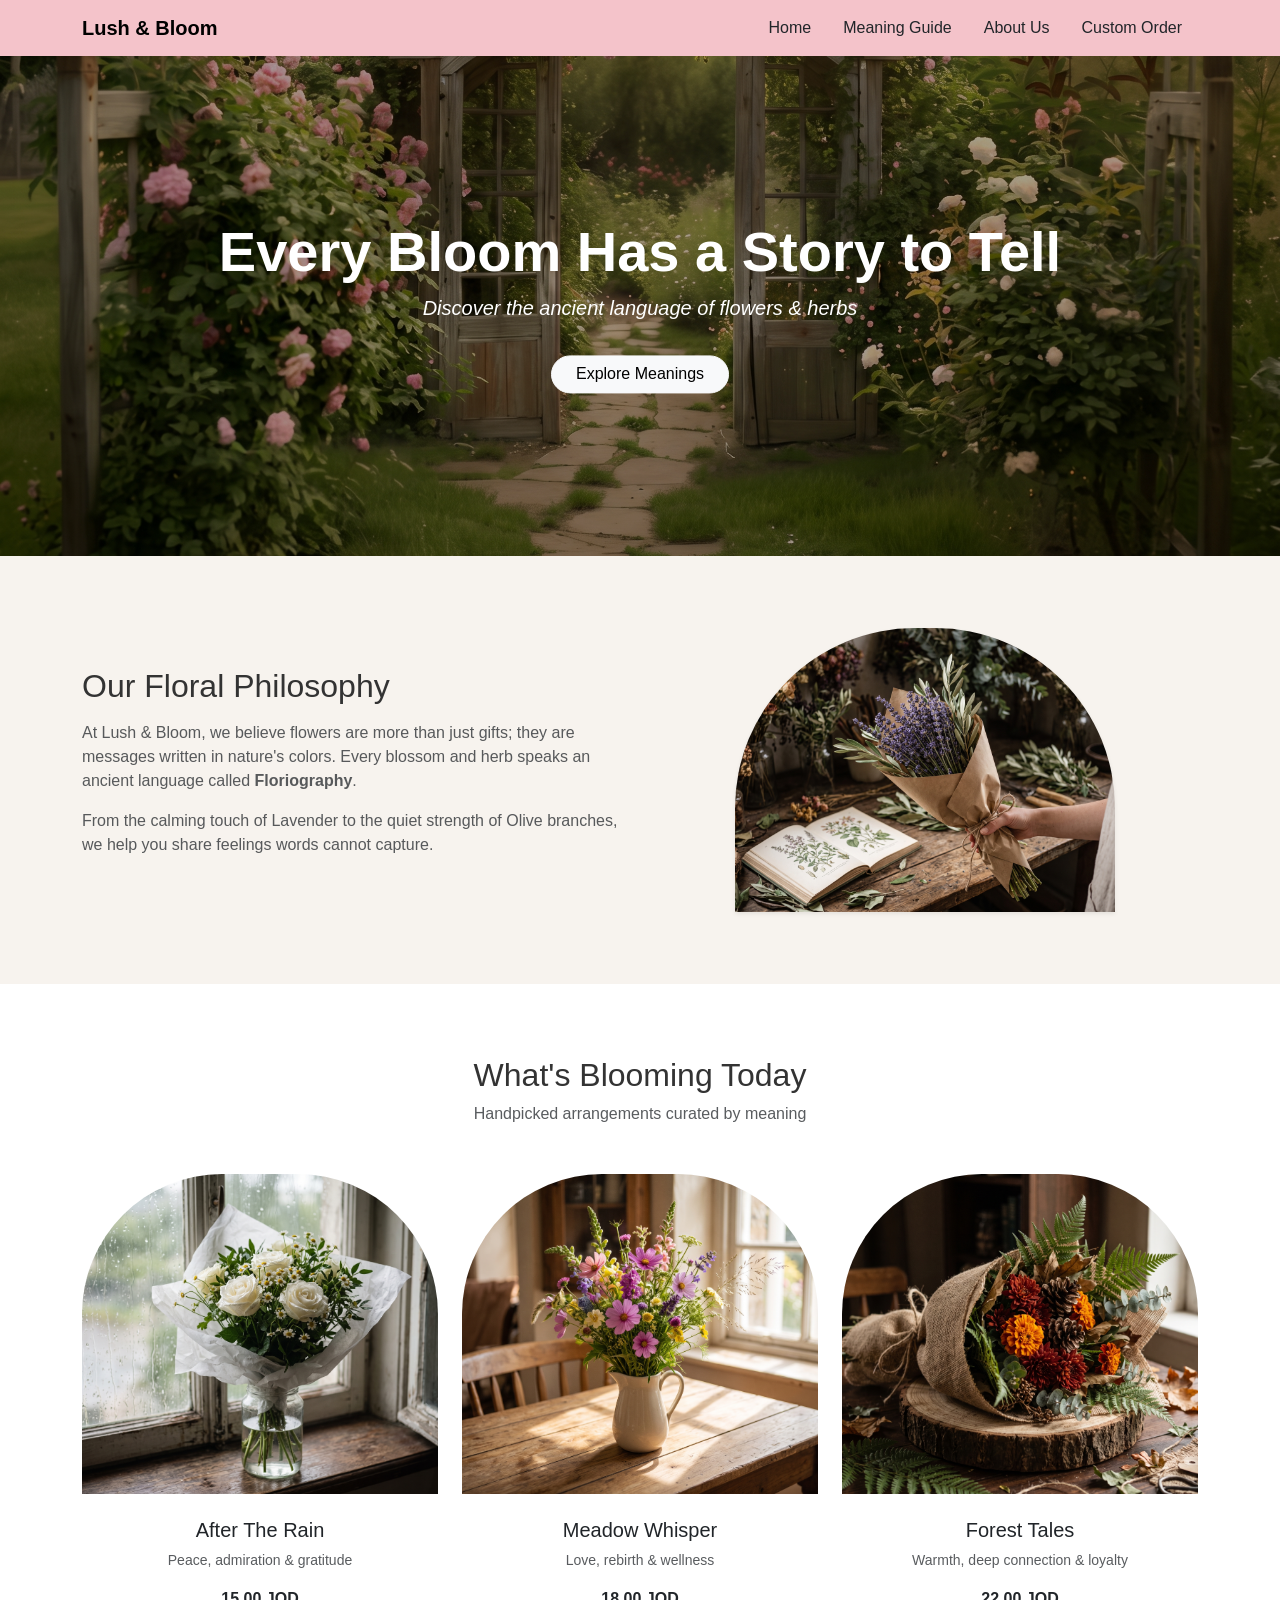
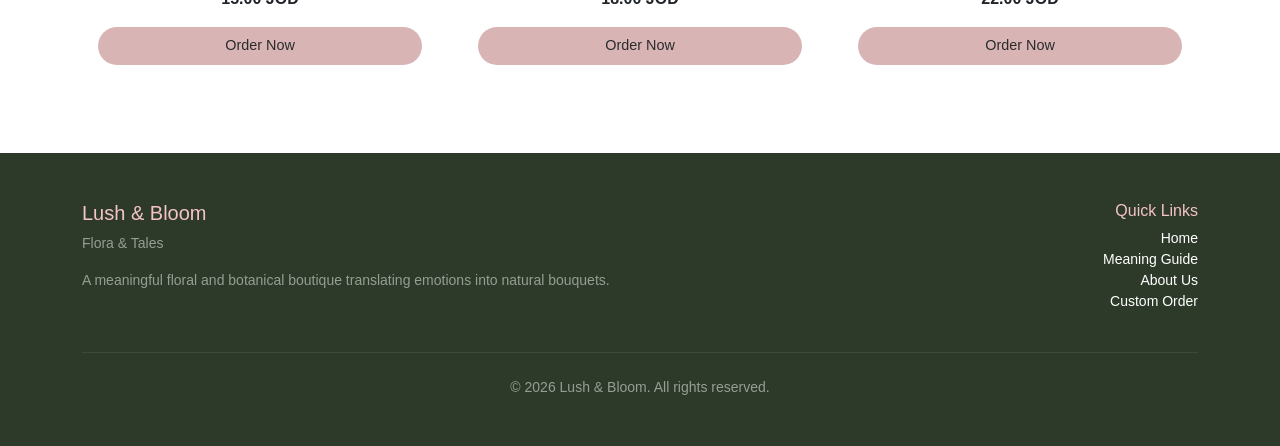
<file: lush&bloom/index.html>
<!DOCTYPE html>
<html lang="en">
<head>
  <meta charset="UTF-8">
  <meta name="viewport" content="width=device-width, initial-scale=1.0">
  <title>Lush & Bloom | Home</title>
  <link href="https://cdn.jsdelivr.net/npm/bootstrap@5.3.3/dist/css/bootstrap.min.css" rel="stylesheet">
  <link rel="stylesheet" href=".//lush&bloom/css/style.css">
</head>
<body>

  <nav class="navbar navbar-expand-lg" style="background-color: #f4c3ca;">
    <div class="container d-flex justify-content-between align-items-center">
      <a class="navbar-brand fw-bold" href="index.html">Lush & Bloom</a>
      <ul class="nav">
        <li class="nav-item"><a class="nav-link text-dark active" href="index.html">Home</a></li>
        <li class="nav-item"><a class="nav-link text-dark" href="guide.html">Meaning Guide</a></li>
        <li class="nav-item"><a class="nav-link text-dark" href="about.html">About Us</a></li>
        <li class="nav-item"><a class="nav-link text-dark" href="custom-order.html">Custom Order</a></li>
      </ul>
    </div>
  </nav>

  <header class="position-relative text-center text-white">
    <img src="assets/hero-bg.jpg.jpg" class="w-100" style="height: 500px; object-fit: cover; filter: brightness(0.65);" alt="Lush Garden Arch">
    <div class="position-absolute top-50 start-50 translate-middle w-100 px-3">
      <h1 class="display-4 fw-bold">Every Bloom Has a Story to Tell</h1>
      <p class="fs-5 fst-italic">Discover the ancient language of flowers & herbs</p>
      <a href="guide.html" class="btn btn-light rounded-pill px-4 mt-3">Explore Meanings</a>
    </div>
  </header>

  <main>
    <section class="py-5" style="background-color: #f7f3ee;">
      <div class="container py-4">
        <div class="row align-items-center">
          <div class="col-md-6 mb-4 mb-md-0">
            <h2 class="mb-3">Our Floral Philosophy</h2>
            <p class="text-muted">
              At Lush & Bloom, we believe flowers are more than just gifts; they are messages written in nature's colors. Every blossom and herb speaks an ancient language called <strong>Floriography</strong>.
            </p>
            <p class="text-muted">
              From the calming touch of Lavender to the quiet strength of Olive branches, we help you share feelings words cannot capture.
            </p>
          </div>
          <div class="col-md-6 text-center">
            <img src="assets/philosophy.jpg" alt="Botanical Flowers" class="img-fluid arch-img shadow-sm">
          </div>
        </div>
      </div>
    </section>

    <section class="py-5">
      <div class="container py-4">
        <h2 class="text-center mb-2">What's Blooming Today</h2>
        <p class="text-center text-muted mb-5">Handpicked arrangements curated by meaning</p>

        <div class="row g-4">
          <div class="col-md-4">
            <div class="card h-100 text-center border-0 bg-transparent">
              <img src="assets/after-the-rain.jpg" class="card-img-top arch-card-img" alt="After The Rain">
              <div class="card-body">
                <h5 class="card-title mt-2">After The Rain</h5>
                <p class="card-text text-muted small">Peace, admiration & gratitude</p>
                <p class="fw-bold mb-3">15.00 JOD</p>
                <a href="custom-order.html" class="btn btn-custom-pill w-100">Order Now</a>
              </div>
            </div>
          </div>

          <div class="col-md-4">
            <div class="card h-100 text-center border-0 bg-transparent">
              <img src="assets/meadow-whisper.jpg" class="card-img-top arch-card-img" alt="Meadow Whisper">
              <div class="card-body">
                <h5 class="card-title mt-2">Meadow Whisper</h5>
                <p class="card-text text-muted small">Love, rebirth & wellness</p>
                <p class="fw-bold mb-3">18.00 JOD</p>
                <a href="custom-order.html" class="btn btn-custom-pill w-100">Order Now</a>
              </div>
            </div>
          </div>

          <div class="col-md-4">
            <div class="card h-100 text-center border-0 bg-transparent">
              <img src="assets/forest-tales.jpg" class="card-img-top arch-card-img" alt="Forest Tales">
              <div class="card-body">
                <h5 class="card-title mt-2">Forest Tales</h5>
                <p class="card-text text-muted small">Warmth, deep connection & loyalty</p>
                <p class="fw-bold mb-3">22.00 JOD</p>
                <a href="custom-order.html" class="btn btn-custom-pill w-100">Order Now</a>
              </div>
            </div>
          </div>
        </div>
      </div>
    </section>
  </main>

  <footer class="py-5 text-white" style="background-color: #2D3A29;">
    <div class="container">
      <div class="row gy-4">
        <div class="col-md-6">
          <h5 style="color: #f4c3ca;">Lush & Bloom</h5>
          <p class="small text-white-50">Flora & Tales</p>
          <p class="small text-white-50">
            A meaningful floral and botanical boutique translating emotions into natural bouquets.
          </p>
        </div>

        <div class="col-md-6 text-md-end">
          <h6 style="color: #f4c3ca;">Quick Links</h6>
          <ul class="list-unstyled small">
            <li><a href="index.html" class="text-white text-decoration-none">Home</a></li>
            <li><a href="guide.html" class="text-white text-decoration-none">Meaning Guide</a></li>
            <li><a href="about.html" class="text-white text-decoration-none">About Us</a></li>
            <li><a href="custom-order.html" class="text-white text-decoration-none">Custom Order</a></li>
          </ul>
        </div>
      </div>

      <hr class="border-secondary my-4">

      <div class="text-center small text-white-50">
        &copy; 2026 Lush & Bloom. All rights reserved.
      </div>
    </div>
  </footer>

</body>
</html>
</file>
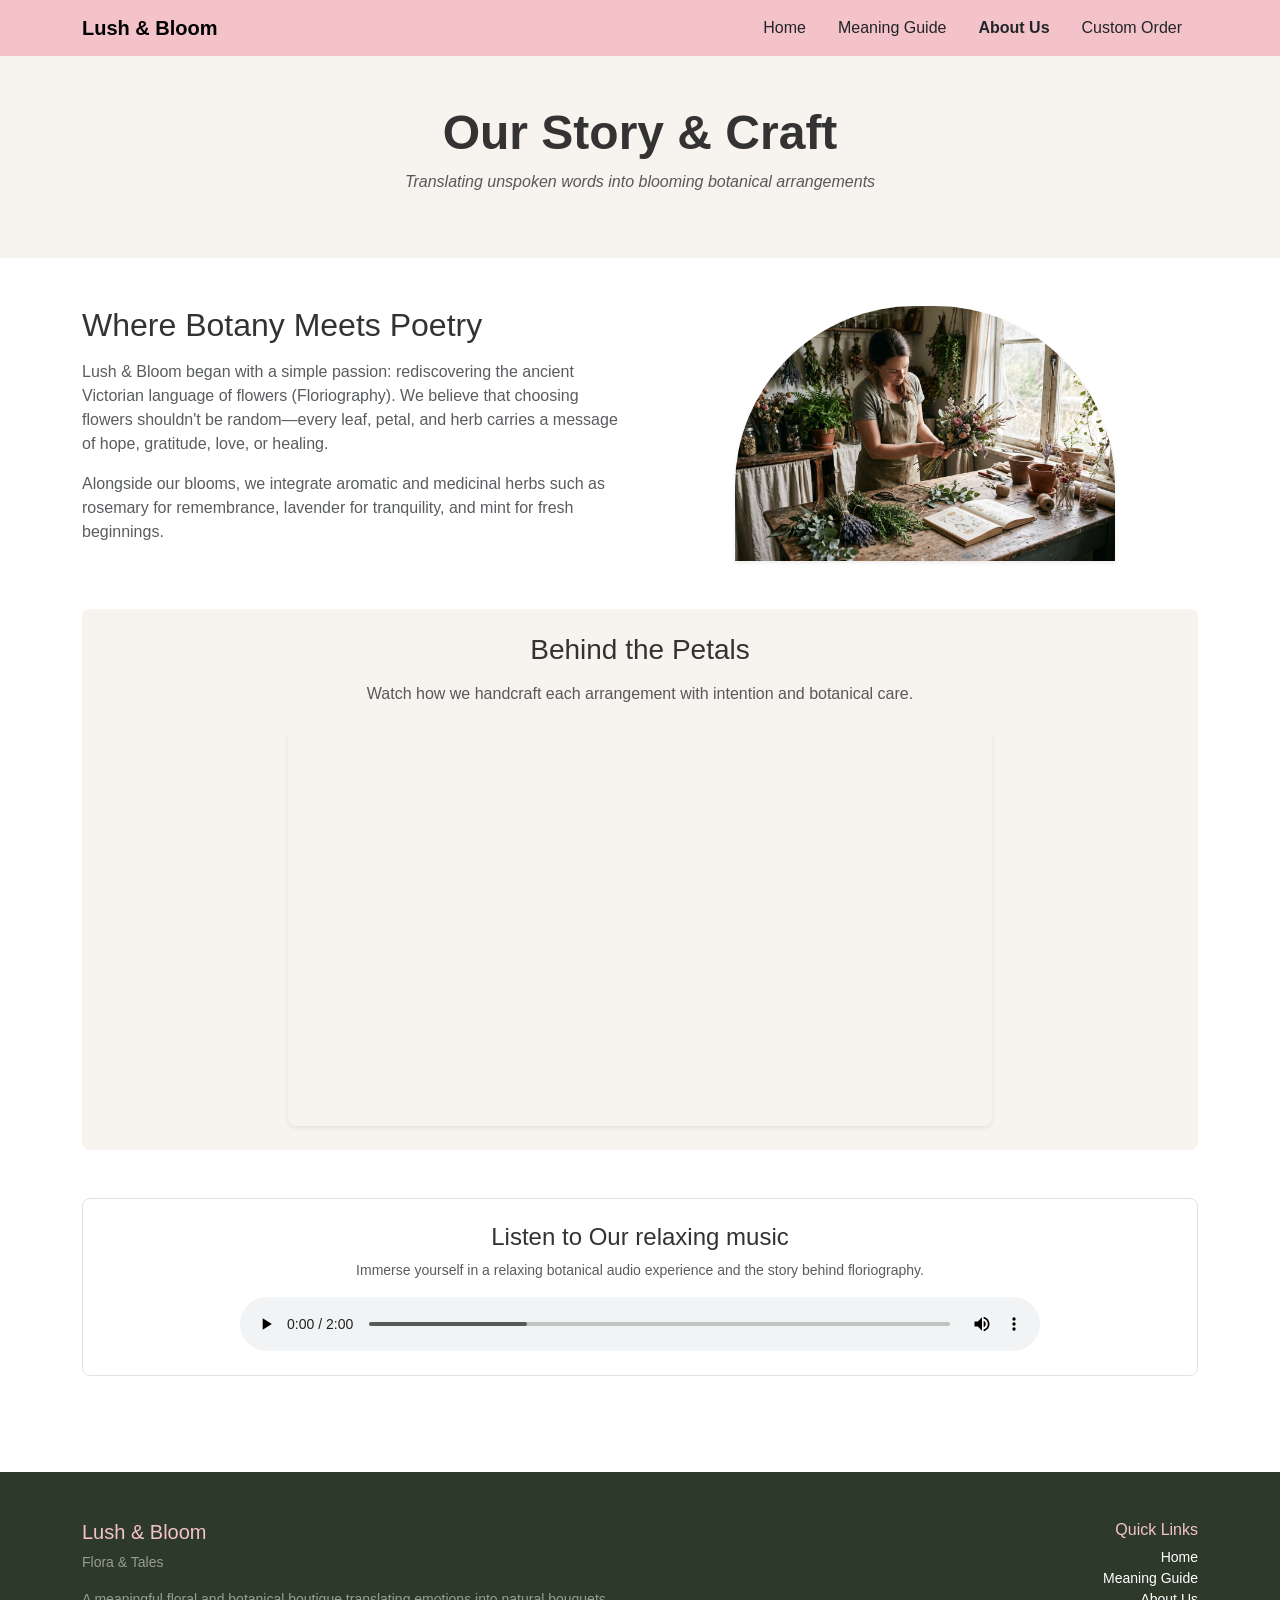
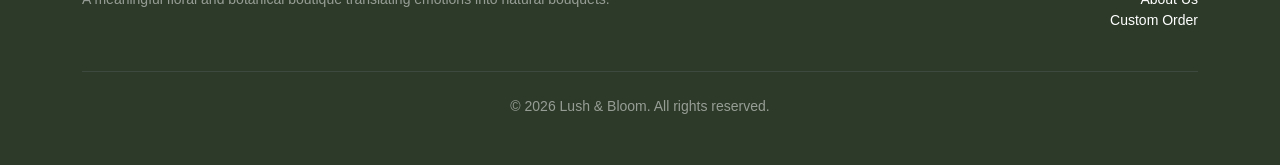
<file: lush&bloom/about.html>
<!DOCTYPE html>
<html lang="en">
<head>
  <meta charset="UTF-8">
  <meta name="viewport" content="width=device-width, initial-scale=1.0">
  <title>Lush & Bloom | About Us</title>
  <link href="https://cdn.jsdelivr.net/npm/bootstrap@5.3.3/dist/css/bootstrap.min.css" rel="stylesheet">
  <link rel="stylesheet" href="../lush&bloom/lush&bloom/css/style.css">
</head>
<body>

  
  <nav class="navbar navbar-expand-lg" style="background-color: #f4c3ca;">
    <div class="container d-flex justify-content-between align-items-center">
      <a class="navbar-brand fw-bold" href="index.html">Lush & Bloom</a>
      <ul class="nav">
        <li class="nav-item"><a class="nav-link text-dark" href="index.html">Home</a></li>
        <li class="nav-item"><a class="nav-link text-dark" href="guide.html">Meaning Guide</a></li>
        <li class="nav-item"><a class="nav-link text-dark active fw-bold" href="about.html">About Us</a></li>
        <li class="nav-item"><a class="nav-link text-dark" href="custom-order.html">Custom Order</a></li>
      </ul>
    </div>
  </nav>

  
  <header class="py-5 text-center" style="background-color: #f7f3ee;">
    <div class="container">
      <h1 class="display-5 fw-bold">Our Story & Craft</h1>
      <p class="text-muted fst-italic">Translating unspoken words into blooming botanical arrangements</p>
    </div>
  </header>

  <main class="py-5">
    <div class="container">

     
      <div class="row align-items-center mb-5">
        <div class="col-md-6 mb-4 mb-md-0">
          <h2 class="mb-3">Where Botany Meets Poetry</h2>
          <p class="text-muted">
            Lush & Bloom began with a simple passion: rediscovering the ancient Victorian language of flowers (Floriography). We believe that choosing flowers shouldn't be random—every leaf, petal, and herb carries a message of hope, gratitude, love, or healing.
          </p>
          <p class="text-muted">
            Alongside our blooms, we integrate aromatic and medicinal herbs such as rosemary for remembrance, lavender for tranquility, and mint for fresh beginnings.
          </p>
        </div>
        <div class="col-md-6 text-center">
          <img src="assets/about.jpg" alt="Florist arranging flowers" class="img-fluid arch-img shadow-sm">
        </div>
      </div>

      
      <section class="my-5 p-4 rounded-3 text-center" style="background-color: #f7f3ee;">
        <h3 class="mb-3">Behind the Petals</h3>
        <p class="text-muted mb-4">Watch how we handcraft each arrangement with intention and botanical care.</p>
        
        <div class="row justify-content-center">
          <div class="col-lg-8">
            <div class="ratio ratio-16x9 shadow-sm rounded-3 overflow-hidden">
             <iframe width="560" height="315" src="https://www.youtube.com/embed/0jZadntg3ng?si=gUBXP2hg6SBYRFho" title="YouTube video player" frameborder="0" allow="accelerometer; autoplay; clipboard-write; encrypted-media; gyroscope; picture-in-picture; web-share" referrerpolicy="strict-origin-when-cross-origin" allowfullscreen></iframe></div>
          </div>
        </div>
      </section>


      <section class="my-5 p-4 rounded-3 text-center border">
        <h4 class="mb-2">Listen to Our relaxing music</h4>
        <p class="text-muted small mb-3">Immerse yourself in a relaxing botanical audio experience and the story behind floriography.</p>
        <div class="d-flex justify-content-center">
          <audio controls class="w-75">
            <source src="assets/music.mp3" type="audio/mpeg">
            Your browser does not support the audio element.
          </audio>
        </div>
      </section>

    </div>
  </main>


  
  <footer class="py-5 text-white" style="background-color: #2D3A29;">
    <div class="container">
      <div class="row gy-4">
        <div class="col-md-6">
          <h5 style="color: #f4c3ca;">Lush & Bloom</h5>
          <p class="small text-white-50">Flora & Tales</p>
          <p class="small text-white-50">
            A meaningful floral and botanical boutique translating emotions into natural bouquets.
          </p>
        </div>

        <div class="col-md-6 text-md-end">
          <h6 style="color: #f4c3ca;">Quick Links</h6>
          <ul class="list-unstyled small">
            <li><a href="index.html" class="text-white text-decoration-none">Home</a></li>
            <li><a href="guide.html" class="text-white text-decoration-none">Meaning Guide</a></li>
            <li><a href="about.html" class="text-white text-decoration-none">About Us</a></li>
            <li><a href="custom-order.html" class="text-white text-decoration-none">Custom Order</a></li>
          </ul>
        </div>
      </div>

      <hr class="border-secondary my-4">

      <div class="text-center small text-white-50">
        &copy; 2026 Lush & Bloom. All rights reserved.
      </div>
    </div>
  </footer>

</body>
</html>
</file>
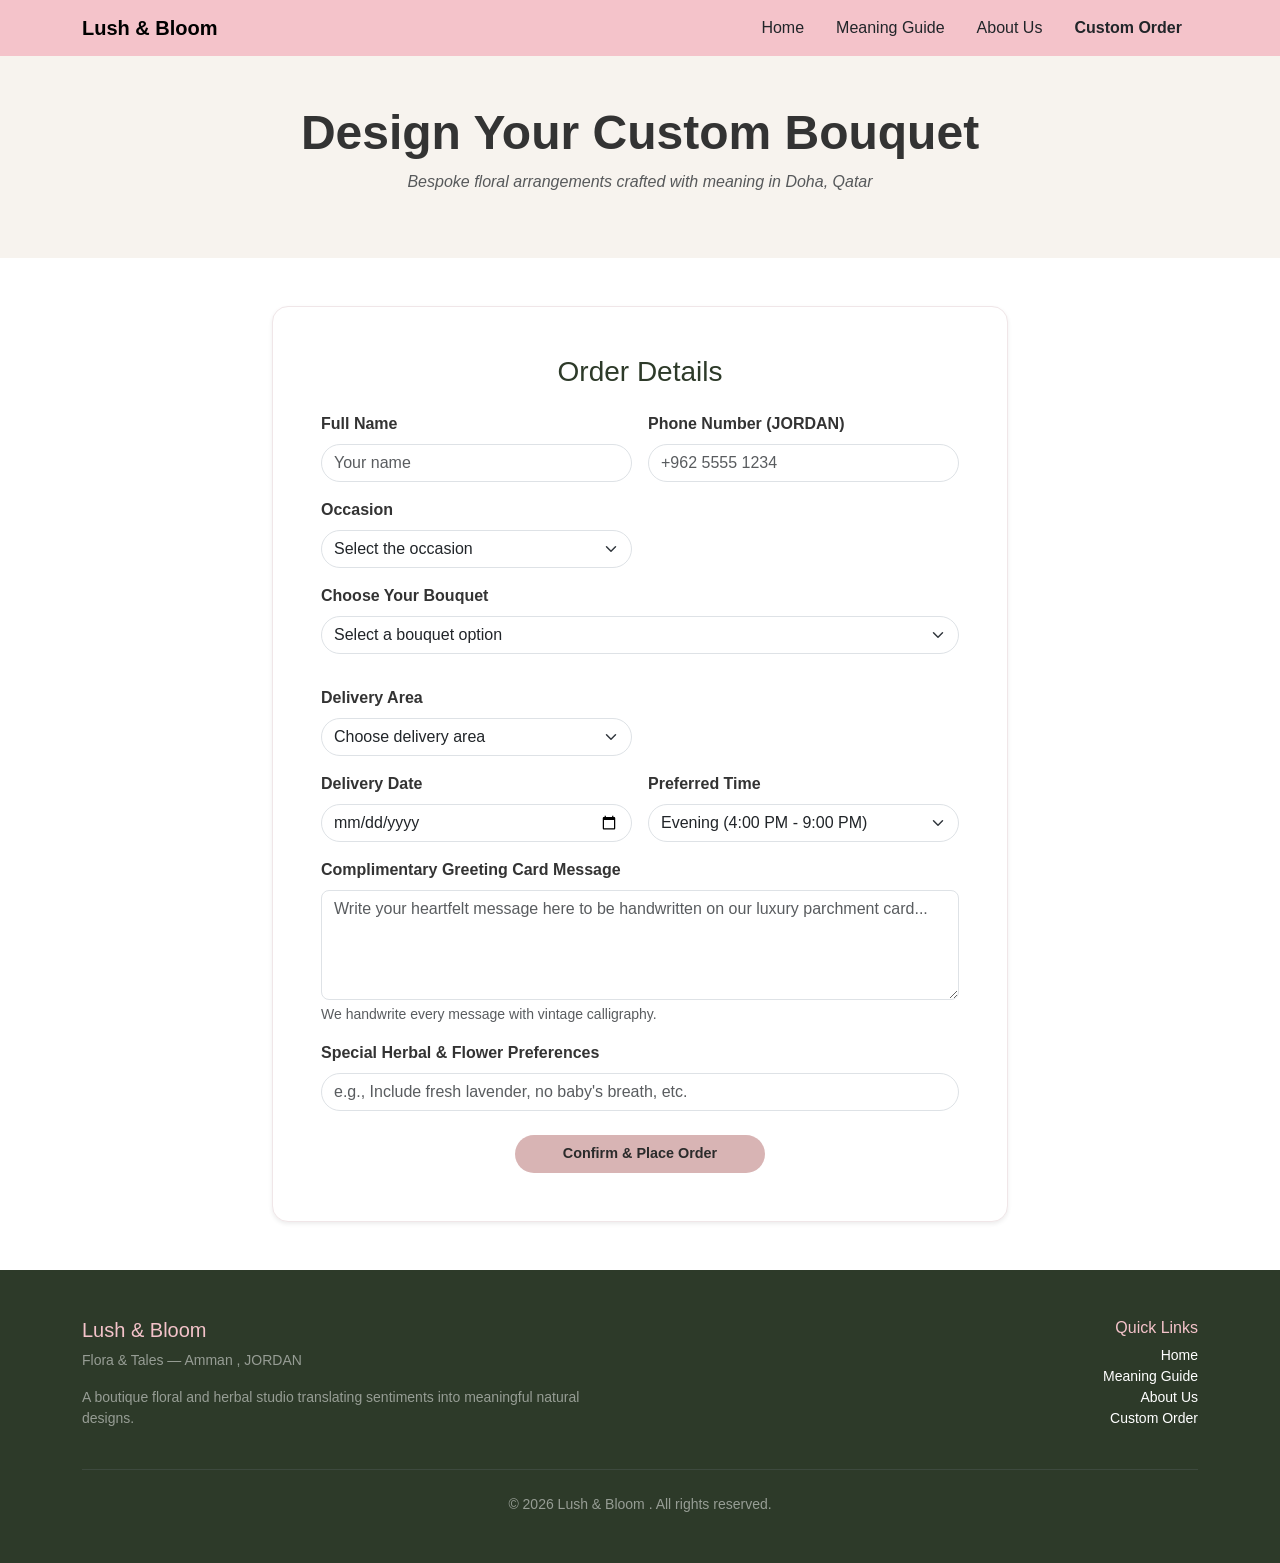
<file: lush&bloom/custom-order.html>
<!DOCTYPE html>
<html lang="en">
<head>
  <meta charset="UTF-8">
  <meta name="viewport" content="width=device-width, initial-scale=1.0">
  <title>Lush & Bloom | Custom Order</title>
  <link href="https://cdn.jsdelivr.net/npm/bootstrap@5.3.3/dist/css/bootstrap.min.css" rel="stylesheet">
  <link rel="stylesheet" href="../lush&bloom/lush&bloom/css/style.css">
</head>
<body>

 
  <nav class="navbar navbar-expand-lg" style="background-color: #f4c3ca;">
    <div class="container d-flex justify-content-between align-items-center">
      <a class="navbar-brand fw-bold" href="index.html">Lush & Bloom</a>
      <ul class="nav">
        <li class="nav-item"><a class="nav-link text-dark" href="index.html">Home</a></li>
        <li class="nav-item"><a class="nav-link text-dark" href="guide.html">Meaning Guide</a></li>
        <li class="nav-item"><a class="nav-link text-dark" href="about.html">About Us</a></li>
        <li class="nav-item"><a class="nav-link text-dark active fw-bold" href="custom-order.html">Custom Order</a></li>
      </ul>
    </div>
  </nav>

  
  <header class="py-5 text-center" style="background-color: #f7f3ee;">
    <div class="container">
      <h1 class="display-5 fw-bold">Design Your Custom Bouquet</h1>
      <p class="text-muted fst-italic">Bespoke floral arrangements crafted with meaning in Doha, Qatar</p>
    </div>
  </header>

  <main class="py-5">
    <div class="container">
      <div class="row justify-content-center">
        
        <div class="col-lg-8">
          <div class="p-4 p-md-5 rounded-4 shadow-sm" style="background-color: #ffffff; border: 1px solid #f0e6e8;">
            
            <h3 class="mb-4 text-center" style="color: #2D3A29;">Order Details</h3>
            
            
            <form >
              
              
              <div class="row g-3 mb-3">
                <div class="col-md-6">
                  <label for="fullName" class="form-label fw-semibold">Full Name</label>
                  <input type="text" class="form-control rounded-pill" id="fullName" placeholder="Your name" required>
                </div>
                <div class="col-md-6">
                  <label for="phoneNumber" class="form-label fw-semibold">Phone Number (JORDAN)</label>
                  <input type="tel" class="form-control rounded-pill" id="phoneNumber" placeholder="+962 5555 1234" required>
                </div>
              </div>


              
              <div class="row g-3 mb-3">
                <div class="col-md-6">
                  <label for="occasionSelect" class="form-label fw-semibold">Occasion</label>
                  <select class="form-select rounded-pill" id="occasionSelect" required>
                    <option value="" selected disabled>Select the occasion</option>
                    <option value="birthday">Birthday Celebration</option>
                    <option value="anniversary">Anniversary</option>
                    <option value="graduation">Graduation</option>
                    <option value="gratitude">Gratitude & Thank You</option>
                    <option value="apology">Sincere Apology</option>
                    <option value="getwell">Get Well Soon & Wellness</option>
                  </select>
                </div>


             <div class="mb-3">
            <label for="bouquetChoice" class="form-label fw-semibold">Choose Your Bouquet</label>
            <select class="form-select rounded-pill" id="bouquetChoice" required>
            <option value="" selected disabled>Select a bouquet option</option>
            <option value="after-the-rain">After The Rain Bouquet (15 JD / Peace & Gratitude)</option>
            <option value="meadow-whisper">Meadow Whisper Bouquet (18 JD / Love & Rebirth)</option>
            <option value="forest-tales">Forest Tales Bouquet (22 JD / Warmth & Connection)</option>
            <option value="custom">Bespoke Custom Arrangement (Created from scratch)</option>
            </select>
            </div>



                <div class="col-md-6">
                  <label for="citySelect" class="form-label fw-semibold">Delivery Area</label>
                  <select class="form-select rounded-pill" id="citySelect" required>
                    <option value="" selected disabled>Choose delivery area</option>
                    <option value="doha">Amman</option>
                    <option value="lusail">Irbid</option>
                    <option value="pearl">ALzarqa</option>
                    <option value="alwakrah">Aqapa</option>
                    <option value="alrayyan">Jarash</option>
                  </select>
                </div>
              </div>


              <div class="row g-3 mb-3">
                <div class="col-md-6">
                  <label for="deliveryDate" class="form-label fw-semibold">Delivery Date</label>
                  <input type="date" class="form-control rounded-pill" id="deliveryDate" required>
                </div>
                <div class="col-md-6">
                  <label for="deliveryTime" class="form-label fw-semibold">Preferred Time</label>
                  <select class="form-select rounded-pill" id="deliveryTime" required>
                    <option value="morning">Morning (9:00 AM - 1:00 PM)</option>
                    <option value="evening" selected>Evening (4:00 PM - 9:00 PM)</option>
                  </select>
                </div>
              </div>

              
              <div class="mb-3">
                <label for="cardMessage" class="form-label fw-semibold">Complimentary Greeting Card Message</label>
                <textarea class="form-control rounded-3" id="cardMessage" rows="4" placeholder="Write your heartfelt message here to be handwritten on our luxury parchment card..."></textarea>
                <div class="form-text">We handwrite every message with vintage calligraphy.</div>
              </div>

              
              <div class="mb-4">
                <label for="specialNotes" class="form-label fw-semibold">Special Herbal & Flower Preferences</label>
                <input type="text" class="form-control rounded-pill" id="specialNotes" placeholder="e.g., Include fresh lavender, no baby's breath, etc.">
              </div>

              
              <div class="text-center mt-4">
                <button type="submit" class="btn btn-custom-pill px-5 py-2 fw-semibold">Confirm & Place Order</button>
              </div>

            </form>

          </div>
        </div>

      </div>
    </div>
  </main>

  
  <footer class="py-5 text-white" style="background-color: #2D3A29;">
    <div class="container">
      <div class="row gy-4">
        <div class="col-md-6">
          <h5 style="color: #f4c3ca;">Lush & Bloom</h5>
          <p class="small text-white-50">Flora & Tales — Amman , JORDAN</p>
          <p class="small text-white-50">
            A boutique floral and herbal studio translating sentiments into meaningful natural designs.
          </p>
        </div>

        <div class="col-md-6 text-md-end">
          <h6 style="color: #f4c3ca;">Quick Links</h6>
          <ul class="list-unstyled small">
            <li><a href="index.html" class="text-white text-decoration-none">Home</a></li>
            <li><a href="guide.html" class="text-white text-decoration-none">Meaning Guide</a></li>
            <li><a href="about.html" class="text-white text-decoration-none">About Us</a></li>
            <li><a href="custom-order.html" class="text-white text-decoration-none">Custom Order</a></li>
          </ul>
        </div>
      </div>

      <hr class="border-secondary my-4">

      <div class="text-center small text-white-50">
        &copy; 2026 Lush & Bloom . All rights reserved.
      </div>
    </div>
  </footer>

</body>
</html>
</file>
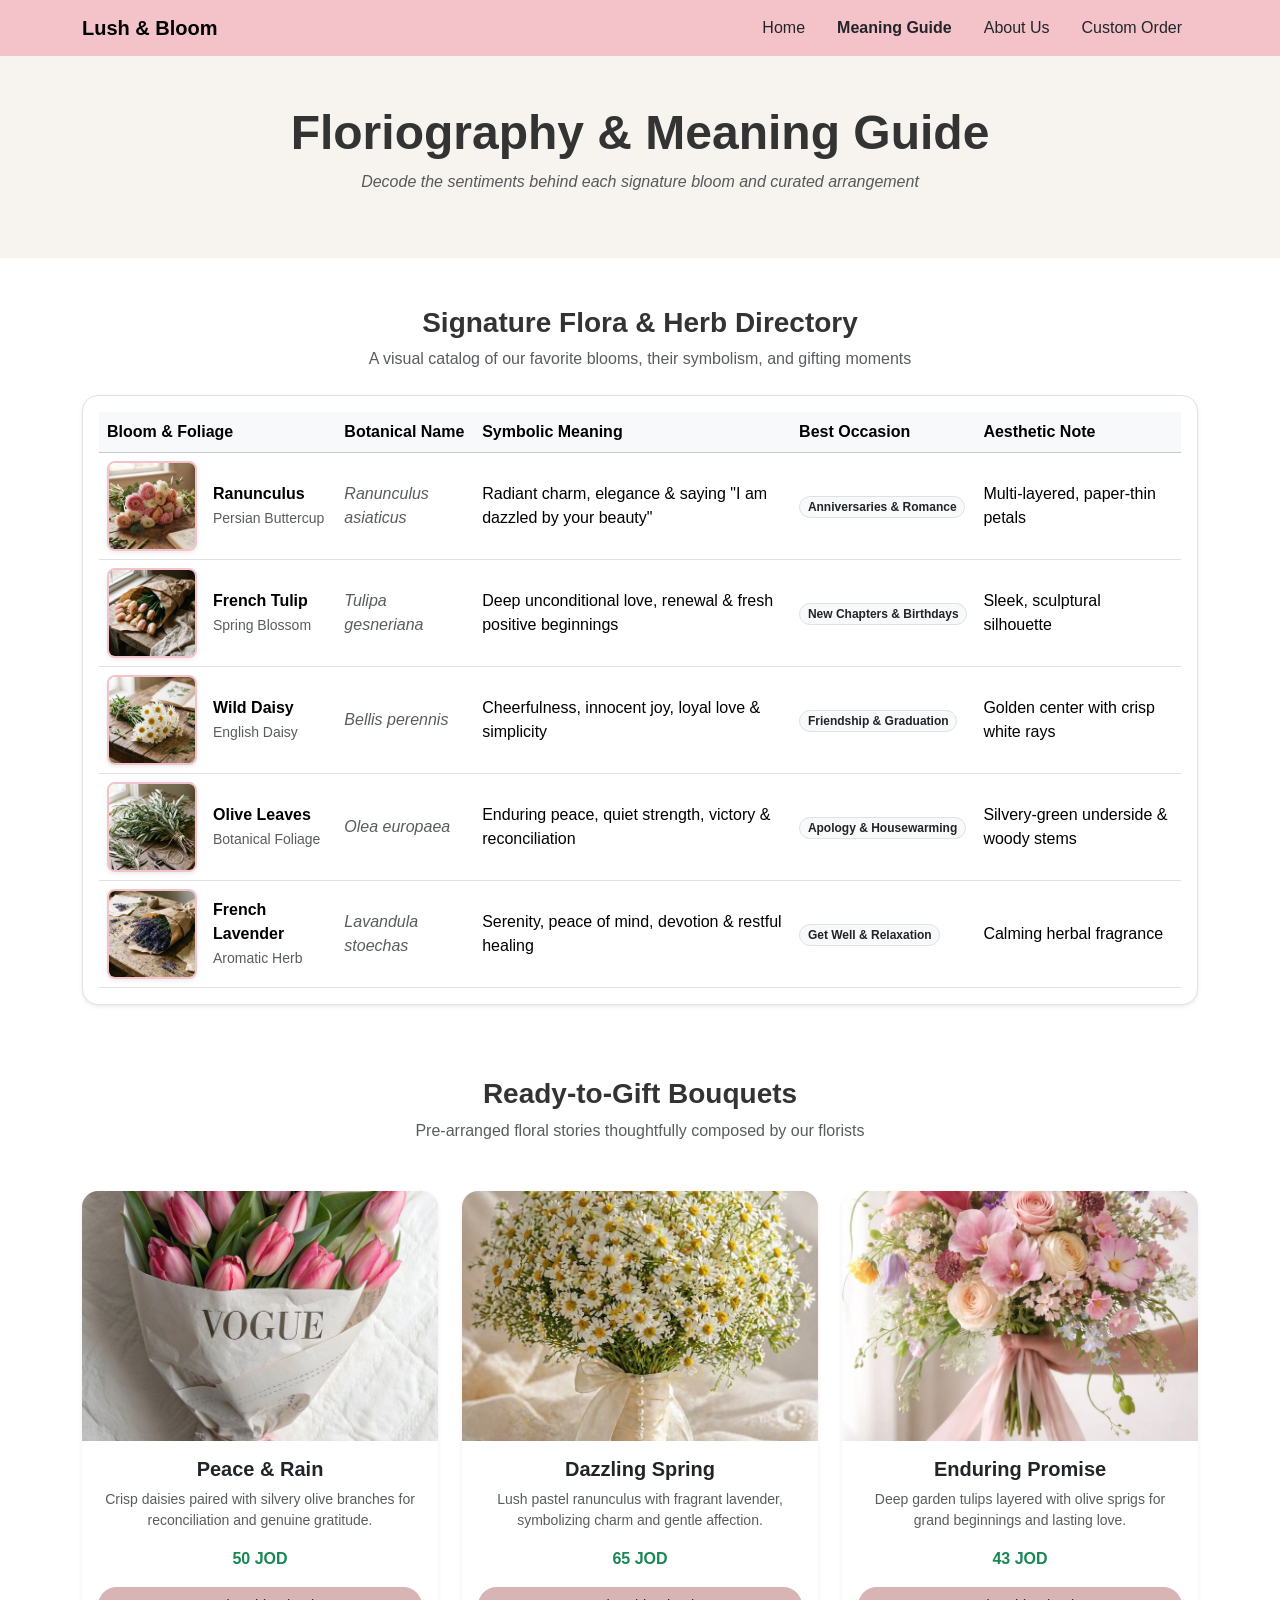
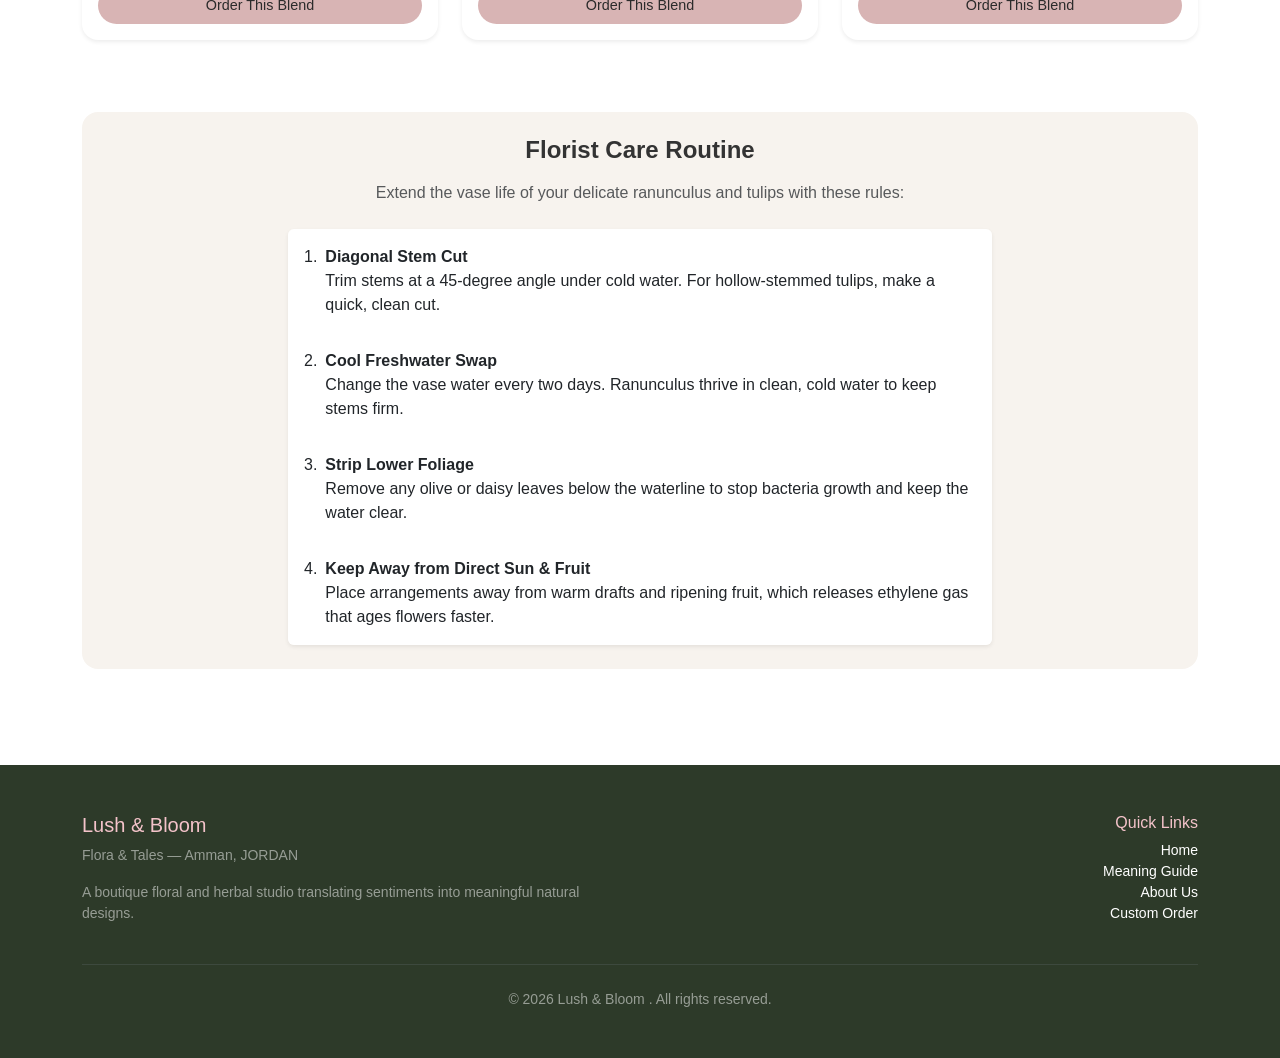
<file: lush&bloom/guide.html>
<!DOCTYPE html>
<html lang="en">
<head>
  <meta charset="UTF-8">
  <meta name="viewport" content="width=device-width, initial-scale=1.0">
  <title>Lush & Bloom | Meaning Guide</title>
  <link href="https://cdn.jsdelivr.net/npm/bootstrap@5.3.3/dist/css/bootstrap.min.css" rel="stylesheet">
  <link rel="stylesheet" href="../lush&bloom/lush&bloom/css/style.css">
</head>
<body>

    
  <nav class="navbar navbar-expand-lg" style="background-color: #f4c3ca;">
    <div class="container d-flex justify-content-between align-items-center">
      <a class="navbar-brand fw-bold" href="index.html">Lush & Bloom</a>
      <ul class="nav">
        <li class="nav-item"><a class="nav-link text-dark" href="index.html">Home</a></li>
        <li class="nav-item"><a class="nav-link text-dark active fw-bold" href="guide.html">Meaning Guide</a></li>
        <li class="nav-item"><a class="nav-link text-dark" href="about.html">About Us</a></li>
        <li class="nav-item"><a class="nav-link text-dark" href="custom-order.html">Custom Order</a></li>
      </ul>
    </div>
  </nav>


  <header class="py-5 text-center" style="background-color: #f7f3ee;">
    <div class="container">
      <h1 class="display-5 fw-bold">Floriography & Meaning Guide</h1>
      <p class="text-muted fst-italic">Decode the sentiments behind each signature bloom and curated arrangement</p>
    </div>
  </header>

  <main class="py-5">
    <div class="container">


      <section class="mb-5">
        <div class="text-center mb-4">
          <h2 class="h3 fw-bold">Signature Flora & Herb Directory</h2>
          <p class="text-muted">A visual catalog of our favorite blooms, their symbolism, and gifting moments</p>
        </div>

        <div class="table-responsive shadow-sm rounded-4 border bg-white p-3">
          <table class="table table-hover align-middle mb-0">
            <thead class="table-light">
              <tr>
                <th scope="col" style="min-width: 220px;">Bloom & Foliage</th>
                <th scope="col">Botanical Name</th>
                <th scope="col">Symbolic Meaning</th>
                <th scope="col">Best Occasion</th>
                <th scope="col">Aesthetic Note</th>
              </tr>
            </thead>
            <tbody>
              

              <tr>
                <td>
                  <div class="d-flex align-items-center">
                    <img src="assets/Ranunculus.jpg" alt="Ranunculus" class="rounded-3 me-3 table-flower-img shadow-sm">
                    <div>
                      <span class="fw-bold d-block">Ranunculus</span>
                      <small class="text-muted">Persian Buttercup</small>
                    </div>
                  </div>
                </td>
                <td class="fst-italic text-muted">Ranunculus asiaticus</td>
                <td>Radiant charm, elegance & saying "I am dazzled by your beauty"</td>
                <td><span class="badge rounded-pill bg-light text-dark border">Anniversaries & Romance</span></td>
                <td>Multi-layered, paper-thin petals</td>
              </tr>

              
              <tr>
                <td>
                  <div class="d-flex align-items-center">
                    <img src="assets/tulip.jpg" alt="Tulip" class="rounded-3 me-3 table-flower-img shadow-sm">
                    <div>
                      <span class="fw-bold d-block">French Tulip</span>
                      <small class="text-muted">Spring Blossom</small>
                    </div>
                  </div>
                </td>
                <td class="fst-italic text-muted">Tulipa gesneriana</td>
                <td>Deep unconditional love, renewal & fresh positive beginnings</td>
                <td><span class="badge rounded-pill bg-light text-dark border">New Chapters & Birthdays</span></td>
                <td>Sleek, sculptural silhouette</td>
              </tr>

              
              <tr>
                <td>
                  <div class="d-flex align-items-center">
                    <img src="assets/daisies.jpg" alt="Daisy" class="rounded-3 me-3 table-flower-img shadow-sm">
                    <div>
                      <span class="fw-bold d-block">Wild Daisy</span>
                      <small class="text-muted">English Daisy</small>
                    </div>
                  </div>
                </td>
                <td class="fst-italic text-muted">Bellis perennis</td>
                <td>Cheerfulness, innocent joy, loyal love & simplicity</td>
                <td><span class="badge rounded-pill bg-light text-dark border">Friendship & Graduation</span></td>
                <td>Golden center with crisp white rays</td>
              </tr>

              
              <tr>
                <td>
                  <div class="d-flex align-items-center">
                    <img src="assets/olive.jpg" alt="Olive Leaves" class="rounded-3 me-3 table-flower-img shadow-sm">
                    <div>
                      <span class="fw-bold d-block">Olive Leaves</span>
                      <small class="text-muted">Botanical Foliage</small>
                    </div>
                  </div>
                </td>
                <td class="fst-italic text-muted">Olea europaea</td>
                <td>Enduring peace, quiet strength, victory & reconciliation</td>
                <td><span class="badge rounded-pill bg-light text-dark border">Apology & Housewarming</span></td>
                <td>Silvery-green underside & woody stems</td>
              </tr>

              
              <tr>
                <td>
                  <div class="d-flex align-items-center">
                    <img src="assets/lavender.jpg" alt="Lavender" class="rounded-3 me-3 table-flower-img shadow-sm">
                    <div>
                      <span class="fw-bold d-block">French Lavender</span>
                      <small class="text-muted">Aromatic Herb</small>
                    </div>
                  </div>
                </td>
                <td class="fst-italic text-muted">Lavandula stoechas</td>
                <td>Serenity, peace of mind, devotion & restful healing</td>
                <td><span class="badge rounded-pill bg-light text-dark border">Get Well & Relaxation</span></td>
                <td>Calming herbal fragrance</td>
              </tr>

            </tbody>
          </table>
        </div>
      </section>


      <section class="my-5 py-4">
        <div class="text-center mb-5">
          <h2 class="h3 fw-bold">Ready-to-Gift Bouquets</h2>
          <p class="text-muted">Pre-arranged floral stories thoughtfully composed by our florists</p>
        </div>

        <div class="row g-4">
          <div class="col-md-4">
            <div class="card h-100 border-0 shadow-sm rounded-4 overflow-hidden text-center">
              <img src="assets/1.jpg" class="card-img-top" style="height: 250px; object-fit: cover;" alt="Quiet Gratitude">
              <div class="card-body">
                <h5 class="card-title fw-bold">Peace & Rain</h5>
                <p class="card-text text-muted small">Crisp daisies paired with silvery olive branches for reconciliation and genuine gratitude.</p>
                <p class="fw-bold text-success">50 JOD</p>
                <a href="custom-order.html" class="btn btn-custom-pill w-100">Order This Blend</a>
              </div>
            </div>
          </div>

          <div class="col-md-4">
            <div class="card h-100 border-0 shadow-sm rounded-4 overflow-hidden text-center">
              <img src="assets/2.jpg" class="card-img-top" style="height: 250px; object-fit: cover;" alt="Serene Charm">
              <div class="card-body">
                <h5 class="card-title fw-bold">Dazzling Spring</h5>
                <p class="card-text text-muted small">Lush pastel ranunculus with fragrant lavender, symbolizing charm and gentle affection.</p>
                <p class="fw-bold text-success">65 JOD</p>
                <a href="custom-order.html" class="btn btn-custom-pill w-100">Order This Blend</a>
              </div>
            </div>
          </div>

          <div class="col-md-4">
            <div class="card h-100 border-0 shadow-sm rounded-4 overflow-hidden text-center">
              <img src="assets/3.jpg" class="card-img-top" style="height: 250px; object-fit: cover;" alt="Enduring Love">
              <div class="card-body">
                <h5 class="card-title fw-bold">Enduring Promise</h5>
                <p class="card-text text-muted small">Deep garden tulips layered with olive sprigs for grand beginnings and lasting love.</p>
                <p class="fw-bold text-success">43 JOD</p>
                <a href="custom-order.html" class="btn btn-custom-pill w-100">Order This Blend</a>
              </div>
            </div>
          </div>
        </div>
      </section>

      
      <section class="my-5 p-4 rounded-4" style="background-color: #f7f3ee;">
        <h3 class="h4 fw-bold mb-3 text-center">Florist Care Routine</h3>
        <p class="text-muted text-center mb-4">Extend the vase life of your delicate ranunculus and tulips with these rules:</p>
        
        <div class="row justify-content-center">
          <div class="col-lg-8">
            <ol class="list-group list-group-numbered shadow-sm">
              <li class="list-group-item d-flex justify-content-between align-items-start border-0 py-3">
                <div class="ms-2 me-auto">
                  <div class="fw-bold">Diagonal Stem Cut</div>
                  Trim stems at a 45-degree angle under cold water. For hollow-stemmed tulips, make a quick, clean cut.
                </div>
              </li>
              <li class="list-group-item d-flex justify-content-between align-items-start border-0 py-3">
                <div class="ms-2 me-auto">
                  <div class="fw-bold">Cool Freshwater Swap</div>
                  Change the vase water every two days. Ranunculus thrive in clean, cold water to keep stems firm.
                </div>
              </li>
              <li class="list-group-item d-flex justify-content-between align-items-start border-0 py-3">
                <div class="ms-2 me-auto">
                  <div class="fw-bold">Strip Lower Foliage</div>
                  Remove any olive or daisy leaves below the waterline to stop bacteria growth and keep the water clear.
                </div>
              </li>
              <li class="list-group-item d-flex justify-content-between align-items-start border-0 py-3">
                <div class="ms-2 me-auto">
                  <div class="fw-bold">Keep Away from Direct Sun & Fruit</div>
                  Place arrangements away from warm drafts and ripening fruit, which releases ethylene gas that ages flowers faster.
                </div>
              </li>
            </ol>
          </div>
        </div>
      </section>

    </div>
  </main>

 
  <footer class="py-5 text-white" style="background-color: #2D3A29;">
    <div class="container">
      <div class="row gy-4">
        <div class="col-md-6">
          <h5 style="color: #f4c3ca;">Lush & Bloom</h5>
          <p class="small text-white-50">Flora & Tales — Amman, JORDAN</p>
          <p class="small text-white-50">
            A boutique floral and herbal studio translating sentiments into meaningful natural designs.
          </p>
        </div>

        <div class="col-md-6 text-md-end">
          <h6 style="color: #f4c3ca;">Quick Links</h6>
          <ul class="list-unstyled small">
            <li><a href="index.html" class="text-white text-decoration-none">Home</a></li>
            <li><a href="guide.html" class="text-white text-decoration-none">Meaning Guide</a></li>
            <li><a href="about.html" class="text-white text-decoration-none">About Us</a></li>
            <li><a href="custom-order.html" class="text-white text-decoration-none">Custom Order</a></li>
          </ul>
        </div>
      </div>

      <hr class="border-secondary my-4">

      <div class="text-center small text-white-50">
        &copy; 2026 Lush & Bloom . All rights reserved.
      </div>
    </div>
  </footer>

</body>
</html>
</file>
<file: lush&bloom/lush&bloom/css/style.css>
body {
  font-family: sans-serif;
  color: #333;
}

.arch-img {
  width: 100%;
  max-width: 380px;
  border-top-left-radius: 180px;
  border-top-right-radius: 180px;
  object-fit: cover;
}

.arch-card-img {
  height: 320px;
  border-top-left-radius: 140px;
  border-top-right-radius: 140px;
  object-fit: cover;
}

.btn-custom-pill {
  background-color: #d8b4b4;
  color: #2b2b2b;
  border-radius: 50px;
  border: none;
  font-size: 0.9rem;
  padding: 8px 16px;
  transition: 0.3s;
}

.btn-custom-pill:hover {
  background-color: #c99f9f;
  color: #000;
}




.table-flower-img {
  width: 90px;
  height: 90px;
  object-fit: cover;
  border-radius: 12px;
  border: 2px solid #f4c3ca;
  transition: transform 0.3s ease;
}

.table-flower-img:hover {
  transform: scale(1.08);
}


.card {
  transition: transform 0.3s ease, box-shadow 0.3s ease;
}

.card:hover {
  transform: translateY(-5px);
  box-shadow: 0 10px 20px rgba(0, 0, 0, 0.08) !important;
}
</file>
